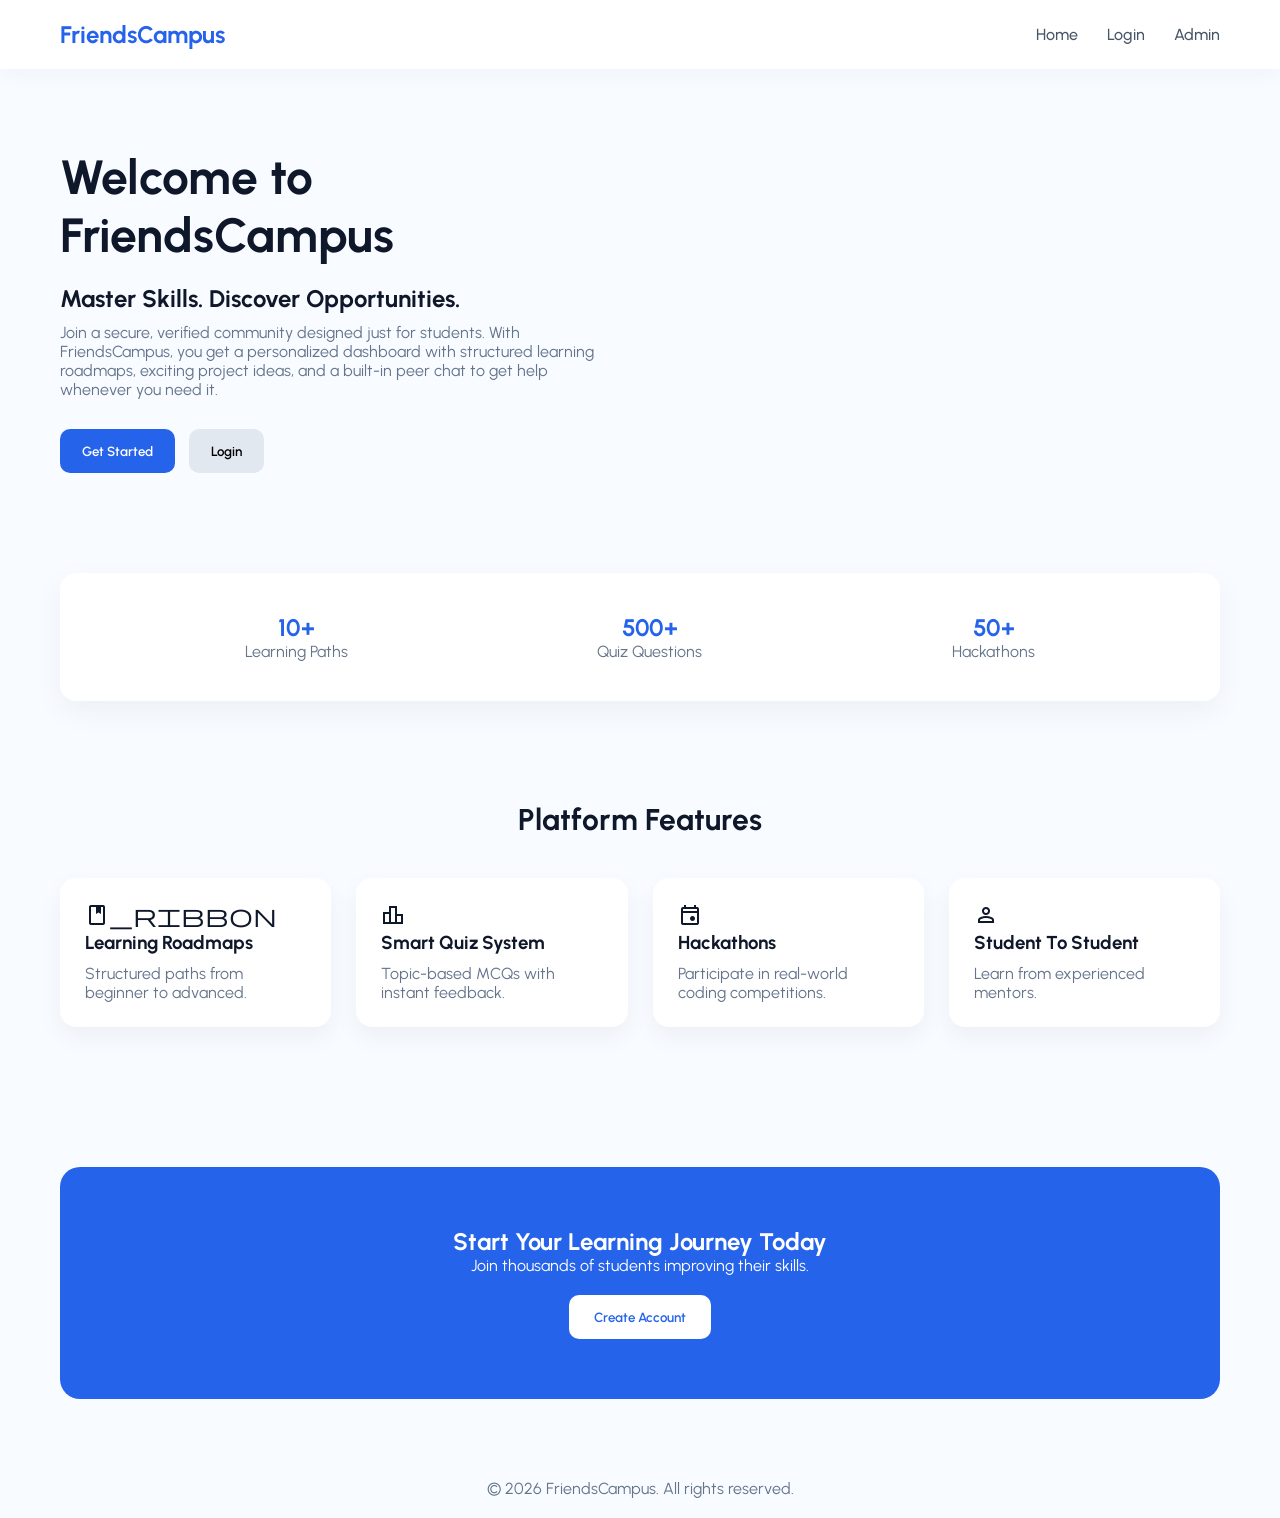
<file: frontend/HTML/index.html>
<!DOCTYPE html>
<html lang="en">
<head>
<meta charset="UTF-8">
<meta name="viewport" content="width=device-width, initial-scale=1.0">

<title>FriendsCampus</title>

<link href="https://fonts.googleapis.com/css2?family=Urbanist:wght@300;400;500;600;700&display=swap" rel="stylesheet">
<link rel="stylesheet"
        href="https://fonts.googleapis.com/css2?family=Material+Symbols+Outlined:opsz,wght,FILL,GRAD@24,400,0,0" />


<style>

/* ================= GLOBAL ================= */

*{
margin:0;
padding:0;
box-sizing:border-box;
font-family:'Urbanist',sans-serif;
}

body{
background:#f8fbff;
color:#0f172a;
}

/* ================= NAVBAR ================= */

.navbar{
display:flex;
justify-content:space-between;
align-items:center;
padding:20px 60px;
background:white;
box-shadow:0 5px 20px rgba(0,0,0,0.04);
}

.logo{
font-size:24px;
font-weight:700;
color:#2563eb;
}

.nav_links a{
margin-left:25px;
text-decoration:none;
color:#475569;
font-weight:500;
}

.nav_links a:hover{
color:#2563eb;
}

/* ================= HERO ================= */

.hero{
display:flex;
justify-content:space-between;
align-items:center;
padding:80px 60px;
}

.hero_text{
max-width:550px;
}

.hero_text h1{
font-size:48px;
font-weight:700;
line-height:1.2;
margin-bottom:20px;
}

.hero_text p{
font-size:16px;
color:#64748b;
margin-bottom:30px;
}

.hero_buttons button{
padding:14px 22px;
border:none;
border-radius:10px;
font-weight:600;
cursor:pointer;
margin-right:10px;
}

.btn_primary{
background:#2563eb;
color:white;
}

.btn_primary:hover{
background:#1e40af;
}

.btn_secondary{
background:#e2e8f0;
}

/* ================= STATS ================= */

.stats{
display:flex;
justify-content:space-around;
padding:40px 60px;
background:white;
margin:20px 60px;
border-radius:16px;
box-shadow:0 10px 30px rgba(0,0,0,0.05);
}

.stat{
text-align:center;
}

.stat h2{
color:#2563eb;
}

.stat p{
color:#64748b;
}

/* ================= FEATURES ================= */
.hero_text h2{
    margin-bottom: 10px;
}
.features{
padding:80px 60px;
}

.features h2{
text-align:center;
margin-bottom:40px;
font-size:30px;
}

.feature_grid{
display:grid;
grid-template-columns:repeat(auto-fit,minmax(250px,1fr));
gap:25px;
}

.card{
background:white;
padding:25px;
border-radius:16px;
box-shadow:0 10px 25px rgba(0,0,0,0.05);
transition:0.3s;
}

.card:hover{
transform:translateY(-6px);
}

.card h3{
margin-bottom:10px;
}

.card p{
color:#64748b;
}

/* ================= CTA ================= */

.cta{
text-align:center;
padding:60px;
background:#2563eb;
color:white;
margin:60px;
border-radius:20px;
}

.cta button{
margin-top:20px;
padding:14px 25px;
border:none;
border-radius:10px;
background:white;
color:#2563eb;
font-weight:600;
cursor:pointer;
}

/* ================= FOOTER ================= */

.footer{
text-align:center;
padding:20px;
color:#64748b;
}

</style>

</head>

<body>

<!-- NAVBAR -->
<div class="navbar">
<div class="logo">FriendsCampus</div>

<div class="nav_links">
<a href="#">Home</a>
<a href="/frontend/HTML/login.html">Login</a>
<a href="">Admin</a>
</div>
</div>

<!-- HERO -->
<div class="hero">

<div class="hero_text">
<h1>Welcome to FriendsCampus</h1>
<h2>Master Skills. Discover Opportunities.</h2>
<p>
Join a secure, verified community designed just for students. With FriendsCampus, you get a personalized dashboard with structured learning roadmaps, exciting project ideas, and a built-in peer chat to get help whenever you need it.
</p>

<div class="hero_buttons">
<button class="btn_primary" onclick="goRegister()">Get Started</button>
<button class="btn_secondary" onclick="goLogin()">Login</button>
</div>
</div>

</div>

<!-- STATS -->
<div class="stats">

<div class="stat">
<h2>10+</h2>
<p>Learning Paths</p>
</div>

<div class="stat">
<h2>500+</h2>
<p>Quiz Questions</p>
</div>

<div class="stat">
<h2>50+</h2>
<p>Hackathons</p>
</div>

</div>

<!-- FEATURES -->
<div class="features">

<h2>Platform Features</h2>

<div class="feature_grid">

<div class="card" >
<span class="material-symbols-outlined">
book_ribbon
</span>
<h3>Learning Roadmaps</h3>
<p>Structured paths from beginner to advanced.</p>
</div>

<div class="card" >
    <span class="material-symbols-outlined">
leaderboard
</span>
<h3>Smart Quiz System</h3>
<p>Topic-based MCQs with instant feedback.</p>
</div>

<div class="card">
    <span class="material-symbols-outlined">
event
</span>
<h3>Hackathons</h3>
<p>Participate in real-world coding competitions.</p>
</div>

<div class="card" >
    <span class="material-symbols-outlined">
person
</span>
<h3>Student To Student</h3>
<p>Learn from experienced mentors.</p>
</div>

</div>

</div>

<!-- CTA -->
<div class="cta">
<h2>Start Your Learning Journey Today</h2>
<p>Join thousands of students improving their skills.</p>

<button onclick="goRegister()">Create Account</button>
</div>

<!-- FOOTER -->
<div class="footer">
© 2026 FriendsCampus. All rights reserved.
</div>

<script>

function goLogin(){
window.location.href="/frontend/HTML/login.html";
}

function goRegister(){
window.location.href="/frontend/HTML/register.html";
}

function goRoadmaps(){
window.location.href="/frontend/HTML/roadmaps.html";
}

function goQuiz(){
window.location.href="/frontend/HTML/roadmap.html";
}

function goHackathons(){
window.location.href="/frontend/HTML/hackathon.html";
}

function goMentor(){
window.location.href="/frontend/HTML/mentor.html";
}

</script>

</body>
</html>
</file>
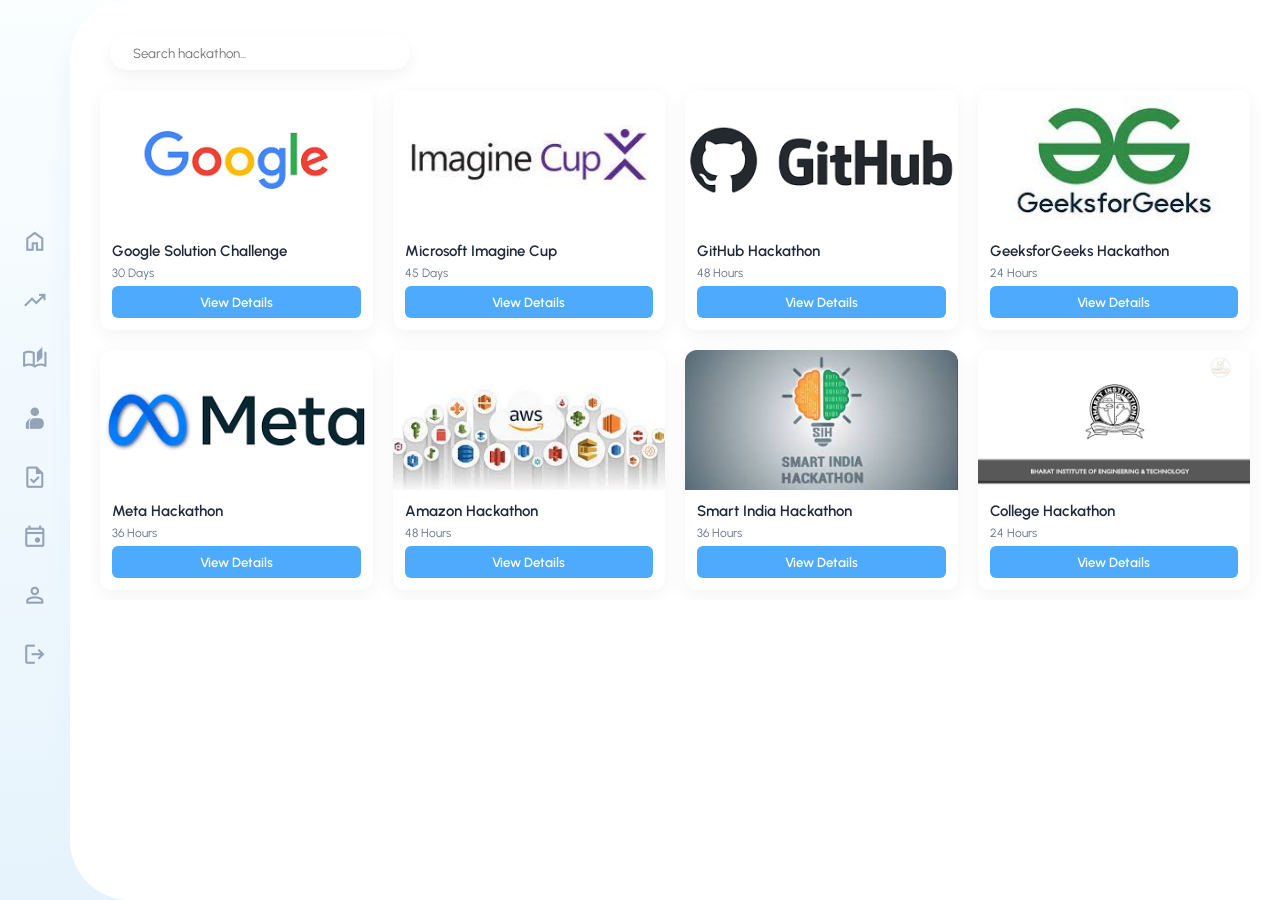
<file: frontend/HTML/hackathon.html>
<!DOCTYPE html>
<html lang="en">
<head>
<meta charset="UTF-8">
<meta name="viewport" content="width=device-width, initial-scale=1.0">
<title>Hackathon Details</title>

<link rel="stylesheet"
href="https://fonts.googleapis.com/css2?family=Material+Symbols+Outlined" />

<link rel="stylesheet" href="/frontend/CSS/hackathon.css">
</head>

<body>

<div class="container">

<!-- SIDEBAR -->
<div class="nav">
<nav id="sidebar">
<ul>
<li><a href="/frontend/HTML/dashboard.html"><span class="material-symbols-outlined">home</span></a>
                    </li>
                    <li><a href="#"><span class="material-symbols-outlined">trending_up</span></a></li>
                    <li><a href="#"><span class="material-symbols-outlined">auto_stories</span></a></li>
                    <li><a href="/frontend/HTML/mentor.html"><span
                                class="material-symbols-outlined">contacts_product</span></a></li>
                    <li><a href="/frontend/HTML/roadmaps.html"><span class="material-symbols-outlined">task</span></a></li>
                    <li><a href="/frontend/HTML/hackathon.html"><span class="material-symbols-outlined">event</span></a></li>
                    <li><a href="/frontend/HTML/profile.html"><span class="material-symbols-outlined">person</span></a>
                    </li>
                    <li><a href="/frontend/HTML/login.html"><span class="material-symbols-outlined">logout</span></a>
                    </li>
</ul>
</nav>
</div>

<!-- MAIN -->
 <div class="main">
<div id="hackathon_list">

<div class="top">
<div class="search">
<input type="text" id="hack_search" placeholder="Search hackathon...">
</div>
</div>

<div class="hack_grid" id="hack_grid"></div>

</div>


<div id="hackathon_detail" style="display:none;">

<div class="hackathon_container">

<h1 id="hack_title"></h1>
<p id="hack_desc"></p>

<div class="hack_section">
<h3>Timeline</h3>
<ul id="timeline"></ul>
</div>

<div class="hack_section">
<h3>Rules</h3>
<ul id="rules"></ul>
</div>

<div class="hack_section">
<h3>Prizes</h3>
<ul id="prizes"></ul>
</div>

<button id="register_btn">Register Now</button>

<button onclick="goBack()" style="margin-top:10px;">← Back</button>

</div>

</div>
</div>

<script src="/frontend/JS/hackathon.js"></script>

</body>
</html>
</file>
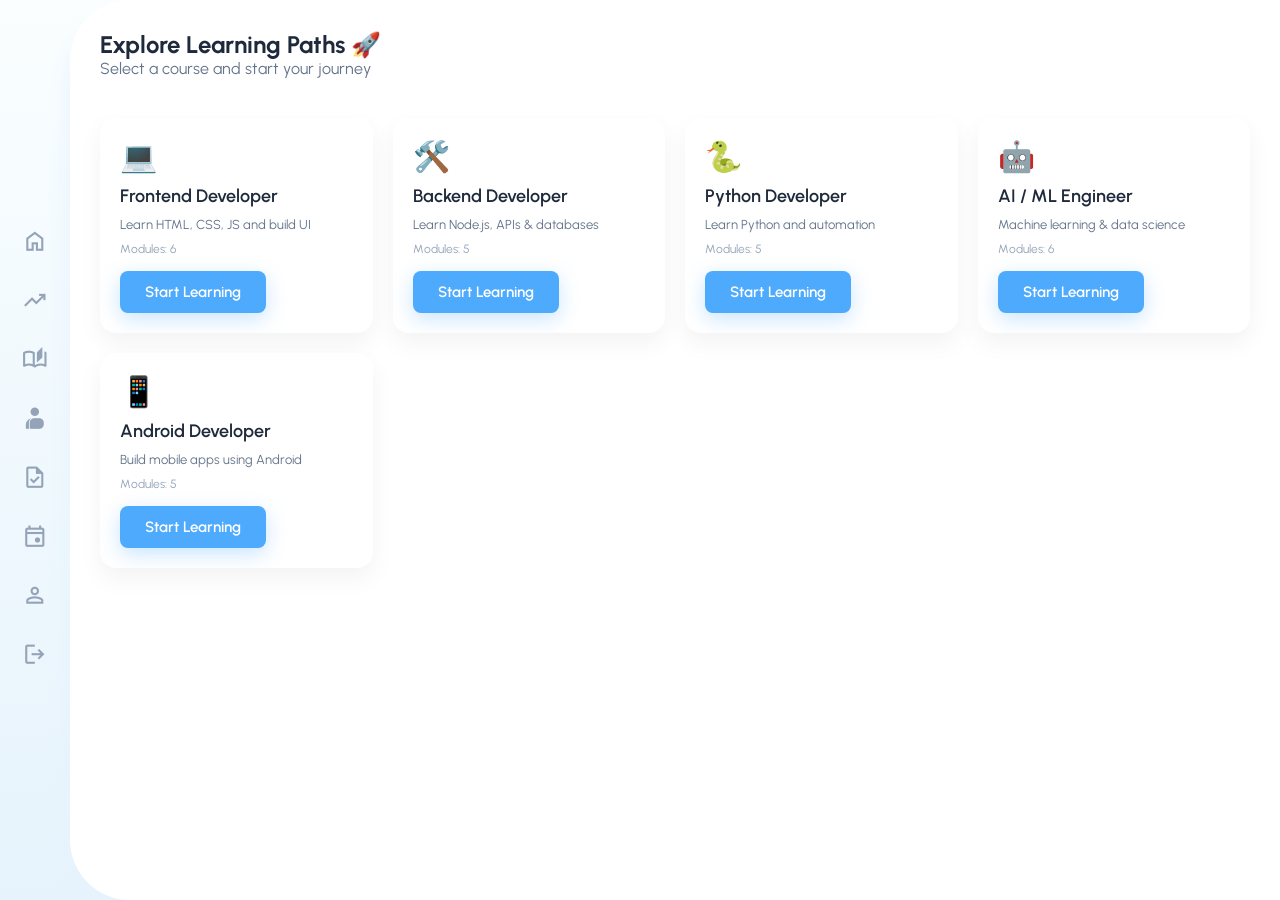
<file: frontend/HTML/module.html>
<!DOCTYPE html>
<html lang="en">

<head>
    <meta charset="UTF-8">
    <meta name="viewport" content="width=device-width, initial-scale=1.0">
    <title>Module</title>

    <link rel="stylesheet"
        href="https://fonts.googleapis.com/css2?family=Material+Symbols+Outlined:opsz,wght,FILL,GRAD@24,400,0,0" />

    <link rel="stylesheet" href="/frontend/CSS/roadmaps.css">
</head>

<body>
    <div class="container">
        <div class="nav">
            <nav id="sidebar">
                <ul>
                    <li><a href="/frontend/HTML/dashboard.html"><span class="material-symbols-outlined">home</span></a>
                    </li>
                    <li><a href="#"><span class="material-symbols-outlined">trending_up</span></a></li>
                    <li><a href="#"><span class="material-symbols-outlined">auto_stories</span></a></li>
                    <li><a href="/frontend/HTML/mentor.html"><span
                                class="material-symbols-outlined">contacts_product</span></a></li>
                    <li><a href="/frontend/HTML/roadmaps.html"><span class="material-symbols-outlined">task</span></a></li>
                    <li><a href="/frontend/HTML/hackathon.html"><span class="material-symbols-outlined">event</span></a></li>
                    <li><a href="/frontend/HTML/profile.html"><span class="material-symbols-outlined">person</span></a>
                    </li>
                    <li><a href="/frontend/HTML/login.html"><span class="material-symbols-outlined">logout</span></a>
                    </li>
                </ul>
            </nav>
        </div>

        <div class="main">

    <div class="module_wrapper">

        <!-- HEADER -->
        <div class="module_header">

            <h2 id="module_title">Module Title</h2>

            <p id="module_desc">
                Loading content...
            </p>

        </div>

        <!-- TOPICS -->
        <div class="topics_section">

            <h3>Topics Covered</h3>

            <div class="module_topics" id="module_topics"></div>

        </div>

        <!-- ACTION -->
        <div class="module_action">

            <button id="start_quiz" class="start_btn">
            Start Quiz
            </button>

        </div>

    </div>

</div>

    </div>
    </div>


    <script type="module" src="/frontend/JS/module.js"></script>
</body>

</html>
</file>
<file: frontend/CSS/hackathon.css>
@import url('https://fonts.googleapis.com/css2?family=Urbanist:wght@300;400;500;600;700&display=swap');

* {
  margin: 0;
  padding: 0;
  box-sizing: border-box;
}

html, body {
  width: 100%;
  height: 100%;
  font-family: 'Urbanist', sans-serif;
}

/* ===== MAIN CONTAINER ===== */
.container {
  width: 100%;
  min-height: 100vh;
  background: linear-gradient(to bottom, #fafeff, #e6f3fc);
  display: flex;
}

/* ===== SIDEBAR ===== */
.nav {
  width: 70px;
  display: flex;
  justify-content: center;
  align-items: center;
}

#sidebar ul {
  list-style: none;
  display: flex;
  flex-direction: column;
  gap: 30px;
}

#sidebar a {
  text-decoration: none;
}

.material-symbols-outlined {
  font-size: 1.6rem;
  color: #94a3b8;
  cursor: pointer;
  transition: 0.3s;
}

.material-symbols-outlined:hover {
  color: #3b82f6;
}

/* ===== MAIN DASHBOARD ===== */


.top{
  width: 100%;
  height: 60px;
  display: flex;
}
.search{
  width: 300px;
  height: 35px;
  display: flex;
  justify-content: center;
  align-items: center;
  border-radius: 20px;
  box-shadow:0 6px 15px rgba(0,0,0,0.05);
  margin-top: 15px;
  margin-left: 20px;
  overflow: hidden;
}
.search input{
  width: 90%;
  height: 90%;
  border: none;
  outline: none;
  margin-left: 15px;
  font-family: 'Urbanist', sans-serif;
  background-color: none;
}

/* FIX MAIN LAYOUT */
.main{
flex:1;
background:white;
border-radius:60px 0 0 60px;
box-shadow:0 20px 25px #e6f3fc;
display:flex;
flex-direction:column; /* FIXED */
padding:20px;
gap:20px;
}

/* GRID */
.hack_grid{
display:grid;
grid-template-columns:repeat(auto-fill,minmax(250px,1fr));
gap:20px;
padding:10px;
overflow-y:auto;
}

/* CARD */
.hack_card{
background:white;
border-radius:12px;
box-shadow:0 5px 20px rgba(0,0,0,0.05);
overflow:hidden;
cursor:pointer;
transition:0.3s;
}

.hack_card:hover{
transform:translateY(-6px);
}

/* IMAGE */
.hack_img{
height:140px;
}

.hack_img img{
width:100%;
height:100%;
object-fit:cover;
}

/* CONTENT */
.hack_content{
padding:12px;
}

.hack_title{
font-weight:600;
font-size:15px;
color:#1e293b;
}

.hack_duration{
font-size:12px;
color:#64748b;
margin:6px 0;
}

/* BUTTON */
.hack_btn{
width:100%;
padding:8px;
border:none;
background:#4daafc;
color:white;
border-radius:6px;
cursor:pointer;
font-weight:600;
}

.hack_btn:hover{
background:#3397f7;
}
.hackathon_container{
max-width:800px;
margin:auto;
padding:20px;
background:#f8fafc;
border-radius:12px;
}

.hackathon_container h1{
font-size:26px;
margin-bottom:10px;
}

.hack_section{
background:white;
padding:12px;
border-radius:8px;
box-shadow:0 3px 10px rgba(0,0,0,0.05);
margin-top:15px;
}

/* MAIN CENTER */
.hackathon_container{
max-width:850px;
margin:40px auto;
padding:30px;
background:white;
border-radius:20px;
box-shadow:0 20px 40px rgba(0,0,0,0.08);
}

/* TITLE */
.hackathon_container h1{
font-size:28px;
font-weight:700;
color:#0f172a;
margin-bottom:8px;
}

.hackathon_container p{
color:#64748b;
margin-bottom:20px;
}

/* SECTION CARD */
.hack_section{
background:#f8fafc;
padding:18px;
border-radius:12px;
margin-top:15px;
transition:0.3s;
}

.hack_section:hover{
transform:translateY(-2px);
box-shadow:0 10px 20px rgba(0,0,0,0.05);
}

.hack_section h3{
font-size:16px;
margin-bottom:10px;
color:#1e293b;
}

/* LIST */
.hack_section ul{
padding-left:18px;
}

.hack_section li{
margin-bottom:6px;
color:#475569;
font-size:14px;
}

/* BUTTONS WRAPPER */
.hack_buttons{
display:flex;
gap:10px;
margin-top:25px;
}

/* REGISTER BUTTON */
button{
background:linear-gradient(135deg,#4daafc,#3397f7);
color:white;
border:none;
padding:12px 20px;
border-radius:10px;
font-weight:600;
cursor:pointer;
transition:0.3s;
font-family: Urbanist;
}

button:hover{
transform:scale(1.05);
}

/* BACK BUTTON */
.back_btn{
background:#e2e8f0;
border:none;
padding:12px 16px;
border-radius:10px;
cursor:pointer;
font-weight:600;
}

.back_btn:hover{
background:#cbd5e1;
}
</file>
<file: frontend/CSS/roadmaps.css>
@import url('https://fonts.googleapis.com/css2?family=Urbanist:wght@300;400;500;600;700&display=swap');

* {
  margin: 0;
  padding: 0;
  box-sizing: border-box;
}

html, body {
  width: 100%;
  height: 100%;
  font-family: 'Urbanist', sans-serif;
}

/* ===== MAIN CONTAINER ===== */
.container {
  width: 100%;
  min-height: 100vh;
  background: linear-gradient(to bottom, #fafeff, #e6f3fc);
  display: flex;
}

/* ===== SIDEBAR ===== */
.nav {
  width: 70px;
  display: flex;
  justify-content: center;
  align-items: center;
}

#sidebar ul {
  list-style: none;
  display: flex;
  flex-direction: column;
  gap: 30px;
}

#sidebar a {
  text-decoration: none;
}

.material-symbols-outlined {
  font-size: 1.6rem;
  color: #94a3b8;
  cursor: pointer;
  transition: 0.3s;
}

.material-symbols-outlined:hover {
  color: #3b82f6;
}

/* ===== MAIN DASHBOARD ===== */
.main {
  flex: 1;
  background-color: white;
  border-radius: 60px 0 0 60px;
  box-shadow: 0 20px 25px #e6f3fc;

  display: flex;
  flex-direction: column;   /* stack content vertically */

  padding: 30px;
  gap: 20px;

  overflow-y: auto;         /* allow scrolling */
}


/* ===== RIGHT CONTENT AREA ===== */
.content {
  width: 100%;
  height: 100%;
  border-radius: 40px;
  box-shadow: 0 7px 29px #e6f3fc;
  display: flex;
  flex-direction: column;
  align-items: center;
}

/* ================= ROADMAP SECTION ================= */

/* =========================
ROADMAP CARDS UI
========================= */

.roadmaps_header h2{
  font-size:24px;
  color:#1e293b;
}

.roadmaps_header p{
  color:#64748b;
  margin-bottom:20px;
}

/* GRID */

.roadmaps_grid{
  display:grid;
  grid-template-columns:repeat(auto-fill,minmax(260px,1fr));
  gap:20px;
}

/* CARD */

.roadmap_card{
  background:white;
  border-radius:16px;
  padding:20px;
  box-shadow:0 10px 25px rgba(0,0,0,0.05);
  transition:0.3s;
  position:relative;
  overflow:hidden;
}

.roadmap_card:hover{
  transform:translateY(-5px);
  box-shadow:0 20px 40px rgba(0,0,0,0.08);
}

/* ICON */

.roadmap_icon{
  font-size:30px;
  margin-bottom:10px;
}

/* TITLE */

.roadmap_title{
  font-size:18px;
  font-weight:600;
  color:#1e293b;
}

/* DESC */

.roadmap_desc{
  font-size:13px;
  color:#64748b;
  margin:10px 0;
}

/* MODULE COUNT */

.roadmap_meta{
  font-size:12px;
  color:#94a3b8;
}

/* BUTTON */

.start_btn{
  margin-top:15px;
  background:#4daafc;
  color:white;
  border:none;
  padding:10px 14px;
  border-radius:8px;
  cursor:pointer;
  font-weight:600;
  transition:0.2s;
}

.start_btn:hover{
  background:#3397f7;
}



/* ===== ROADMAP DETAIL ===== */

.roadmap_top{
display:flex;
justify-content:space-between;
align-items:center;
margin-bottom:25px;
}

.progress_wrapper{
display:flex;
align-items:center;
gap:10px;
}





/* ===== MODULE GRID ===== */

.modules_grid{
display:grid;
grid-template-columns:repeat(auto-fill,minmax(220px,1fr));
gap:20px;
}

/* ===== MODULE CARD ===== */

.module_card{

background:white;
padding:18px;

border-radius:14px;
box-shadow:0 6px 20px rgba(0,0,0,0.05);

cursor:pointer;
transition:0.25s;

position:relative;
}

.module_card:hover{
transform:translateY(-5px);
box-shadow:0 12px 25px rgba(0,0,0,0.08);
}

.module_number{
font-size:12px;
color:#64748b;
}

.module_title{
font-size:15px;
font-weight:600;
margin-top:5px;
}

/* STATUS BADGE */

.module_status{
position:absolute;
top:10px;
right:10px;

font-size:11px;
padding:4px 8px;
border-radius:6px;
}

/* STATES */

.locked{
background:#f1f5f9;
color:#64748b;
}

.active{
background:#e6f3fc;
color:#1e293b;
}

.completed{
background:#4daafc;
color:white;
}

/* ===== QUIZ PAGE ===== */

.quiz_container{
max-width:600px;
margin:auto;
padding:20px;
}


.correct{
background:#4ade80 !important;
color:white;
}

.wrong{
background:#f87171 !important;
color:white;
}

/* ===== MODULE PAGE UPGRADE ===== */

.module_wrapper{
max-width:750px;
margin:auto;
padding:25px;
}

/* HEADER */

.module_header{
margin-bottom:25px;
}

.module_header h2{
font-size:26px;
font-weight:700;
color:#1e293b;
}

.module_header p{
margin-top:8px;
font-size:15px;
color:#64748b;
line-height:1.6;
}

/* TOPICS SECTION */

.topics_section h3{
margin-bottom:10px;
font-size:16px;
color:#1e293b;
}

/* TOPIC CARDS */

.module_topics{
display:flex;
flex-direction:column;
gap:12px;
}

.topic{
background:white;
padding:12px 15px;
border-radius:10px;
box-shadow:0 5px 15px rgba(0,0,0,0.05);

font-size:14px;
color:#334155;

display:flex;
align-items:center;
gap:10px;

transition:0.2s;
}

/* ICON BULLET */

.topic::before{
content:"✔";
color:#4daafc;
font-weight:bold;
}

/* HOVER EFFECT */

.topic:hover{
transform:translateX(5px);
background:#f8fafc;
}

/* BUTTON SECTION */

.module_action{
margin-top:30px;
display:flex;
justify-content:center;
}

/* BUTTON */

.start_btn{
background:#4daafc;
color:white;
border:none;
padding:12px 25px;
font-size:15px;
border-radius:8px;
cursor:pointer;
font-weight:600;
font-family: Urbanist;
box-shadow:0 6px 20px rgba(77,170,252,0.3);
transition:0.2s;
}

.start_btn:hover{
background:#3397f7;
transform:translateY(-2px);
}
/* ===== QUIZ UI UPGRADE ===== */

.quiz_wrapper{
max-width:650px;
margin:auto;
padding:20px;
}

/* PROGRESS */

.quiz_progress{
display:flex;
justify-content:space-between;
align-items:center;
margin-bottom:20px;
}

.progress_bar{
flex:1;
height:8px;
background:#e2e8f0;
border-radius:10px;
margin-right:10px;
overflow:hidden;
}

.progress_fill{
height:100%;
width:0%;
background:#4daafc;
transition:0.3s;
}

/* CARD */

.quiz_card{
background:white;
padding:25px;
border-radius:16px;
box-shadow:0 10px 30px rgba(0,0,0,0.05);
}

/* QUESTION */

#question_box{
font-size:20px;
margin-bottom:20px;
}

/* OPTIONS */

.options_box{
display:flex;
flex-direction:column;
gap:12px;
}

.option{
background:#f8fafc;
padding:12px;
border-radius:10px;
cursor:pointer;
transition:0.2s;
}

.option:hover{
background:#e6f3fc;
transform:translateX(5px);
}

/* STATES */

.correct{
background:#22c55e !important;
color:white;
}

.wrong{
background:#ef4444 !important;
color:white;
}

/* BUTTON */

.quiz_actions{
margin-top:20px;
display:flex;
justify-content:flex-end;
}

#next_btn{
background:#4daafc;
color:white;
border:none;
padding:10px 20px;
border-radius:8px;
cursor:pointer;
font-weight:600;
}

#next_btn:hover{
background:#3397f7;
}

/* RESULT */

/* ===== RESULT SCREEN ===== */

.result_box{
display:flex;
justify-content:center;
align-items:center;
margin-top:30px;
}

.result_card{
background:white;
padding:30px;
border-radius:20px;
box-shadow:0 20px 50px rgba(0,0,0,0.08);
text-align:center;
width:350px;
animation:pop 0.4s ease;
}

/* ICON */

.result_icon{
font-size:50px;
margin-bottom:10px;
}

/* TITLE */

.result_title{
font-size:22px;
font-weight:700;
color:#1e293b;
}

/* SCORE */

.result_score{
margin-top:10px;
font-size:16px;
color:#64748b;
}

/* XP BADGE */

.result_xp{
margin-top:12px;
background:#e6f3fc;
color:#1e293b;
padding:6px 12px;
border-radius:20px;
display:inline-block;
font-weight:600;
}

/* BUTTON */

.result_btn{
margin-top:20px;
background:#4daafc;
color:white;
border:none;
padding:10px 20px;
border-radius:10px;
cursor:pointer;
font-weight:600;
transition:0.2s;
}

.result_btn:hover{
background:#3397f7;
}

/* ANIMATION */

@keyframes pop{
from{
transform:scale(0.8);
opacity:0;
}
to{
transform:scale(1);
opacity:1;
}
}
</file>
